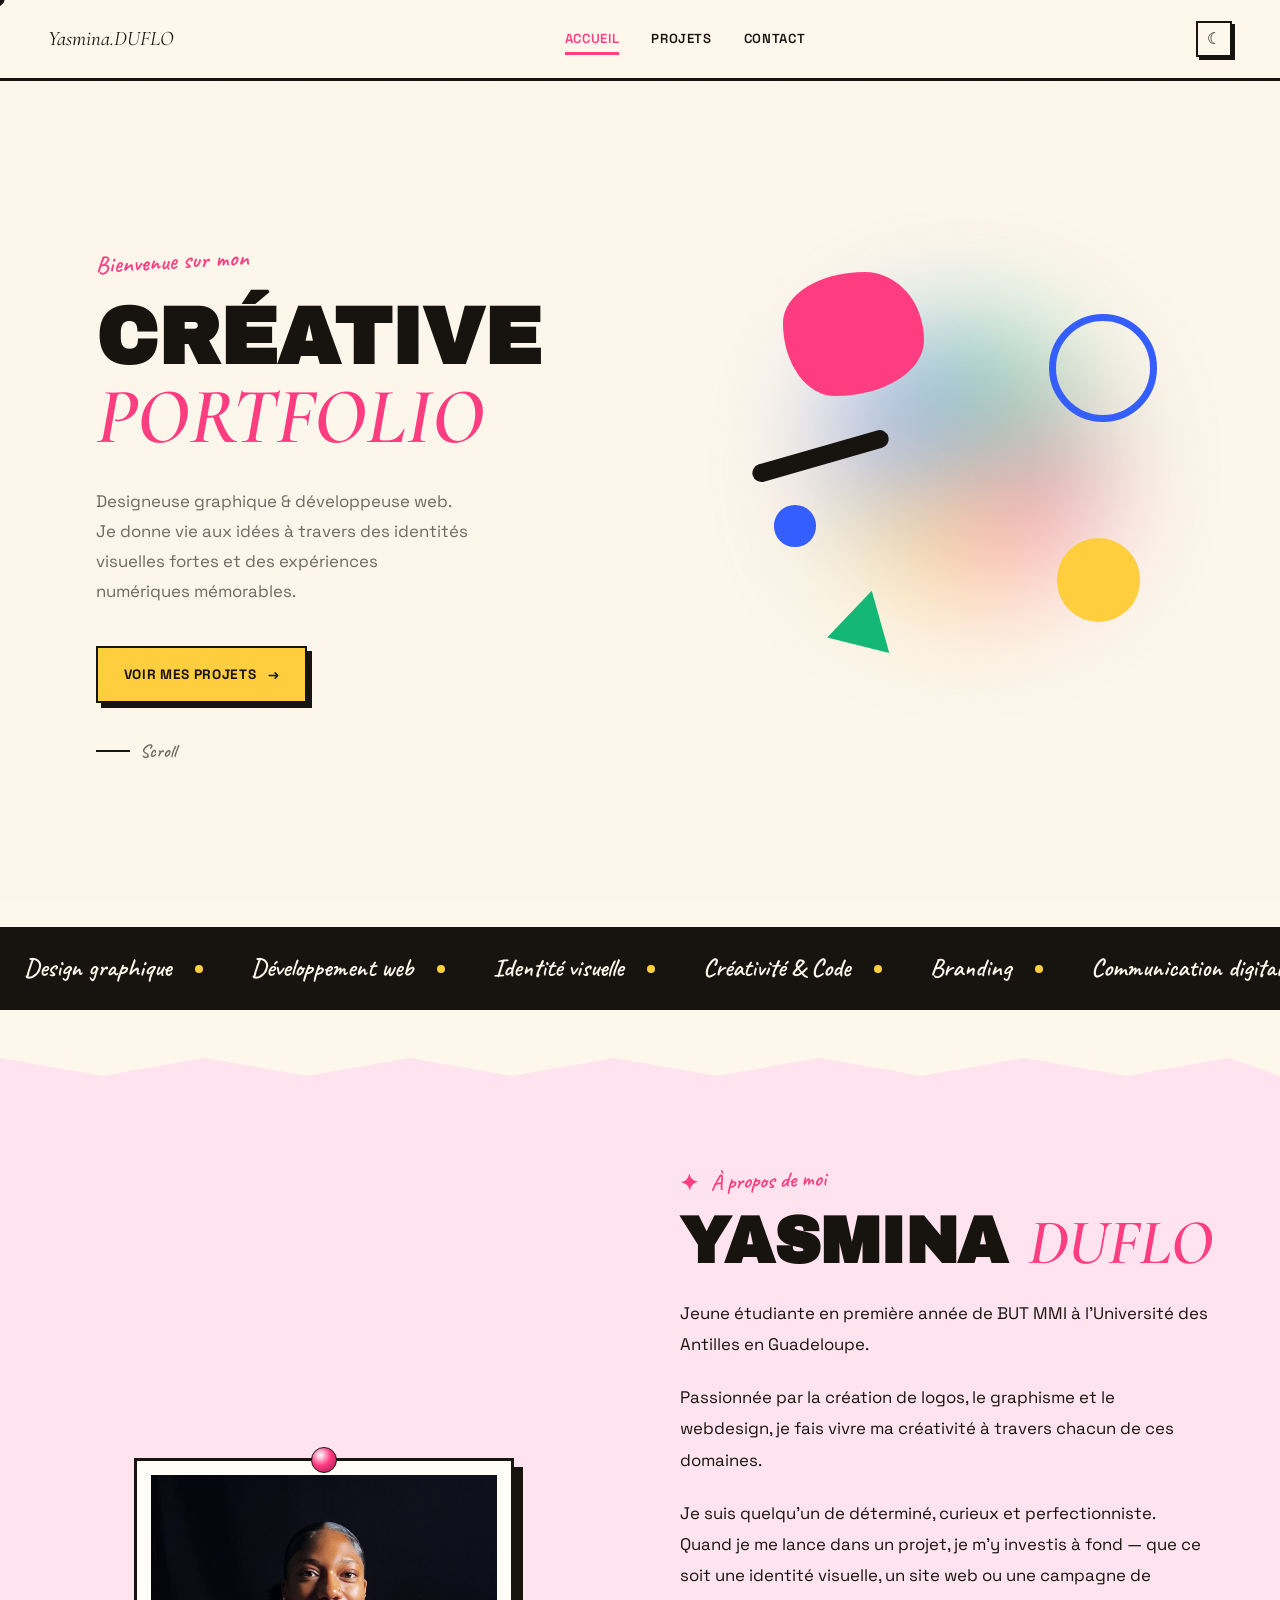
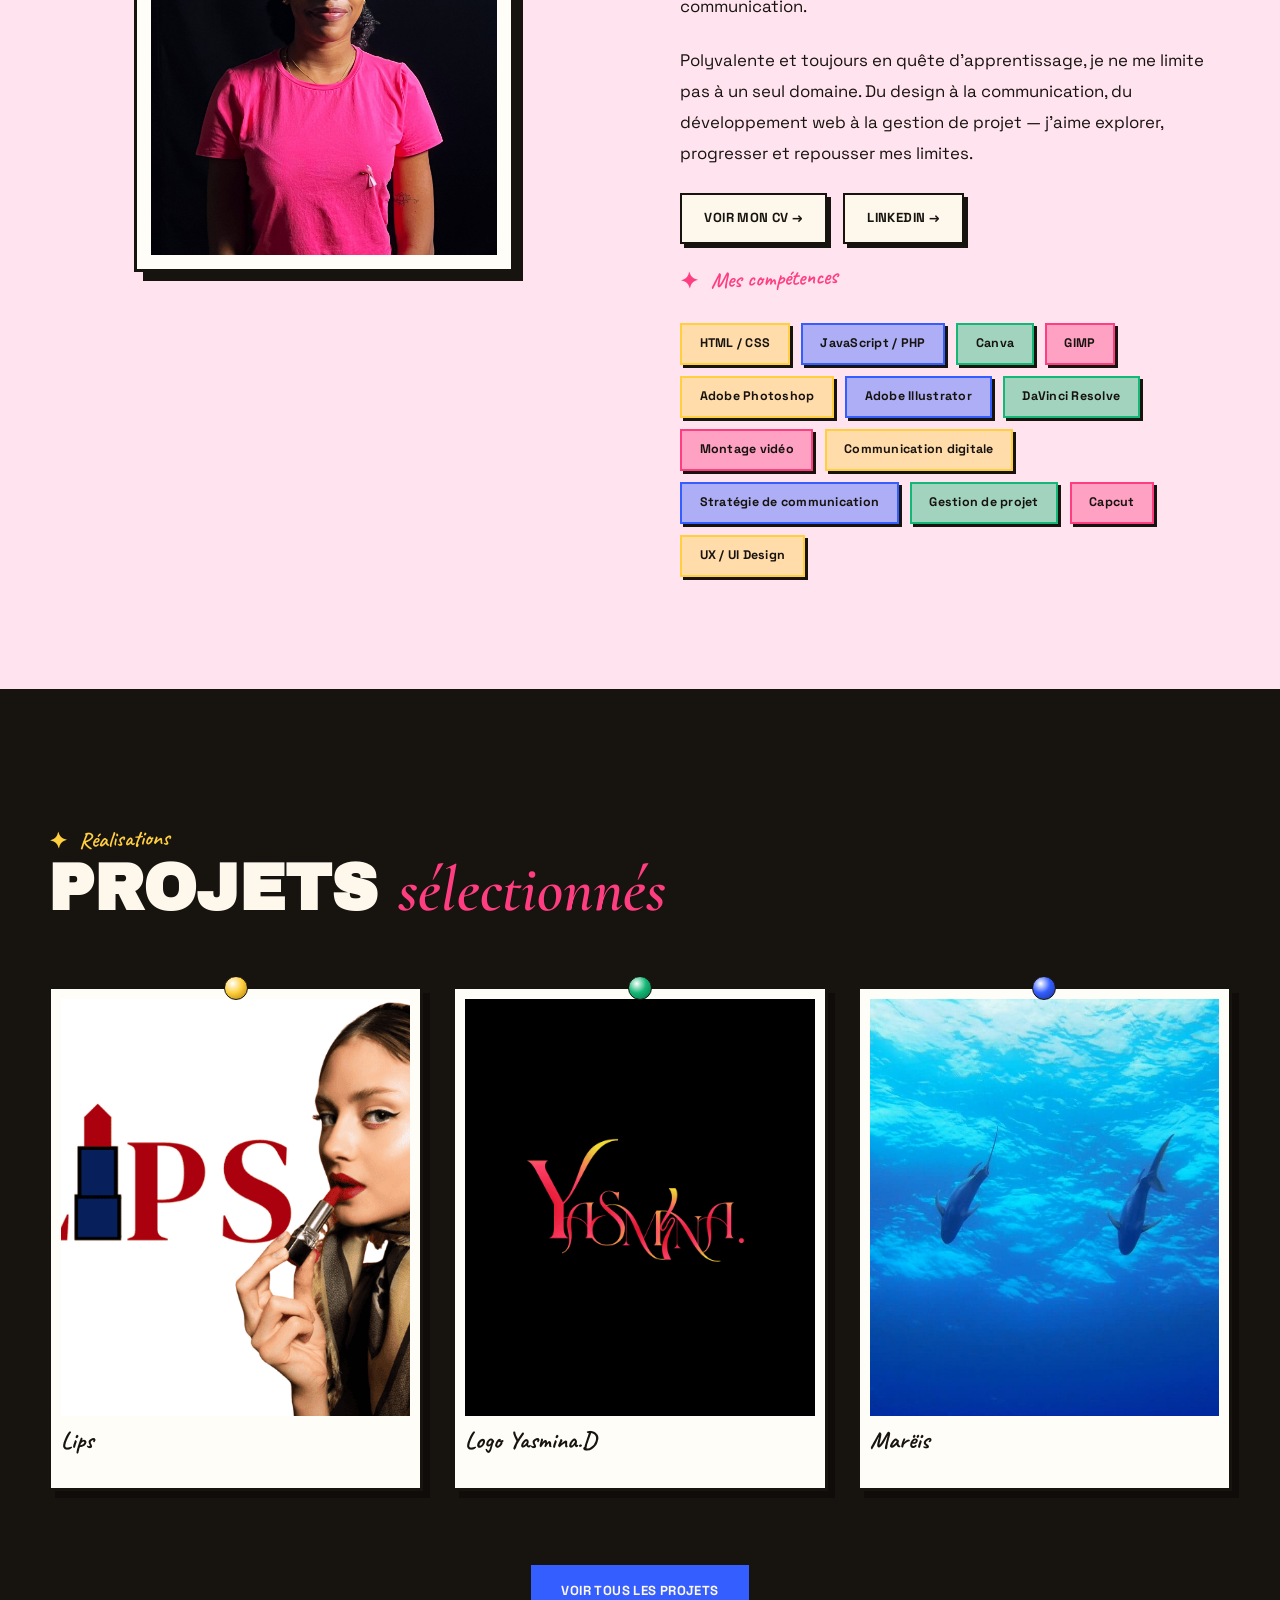
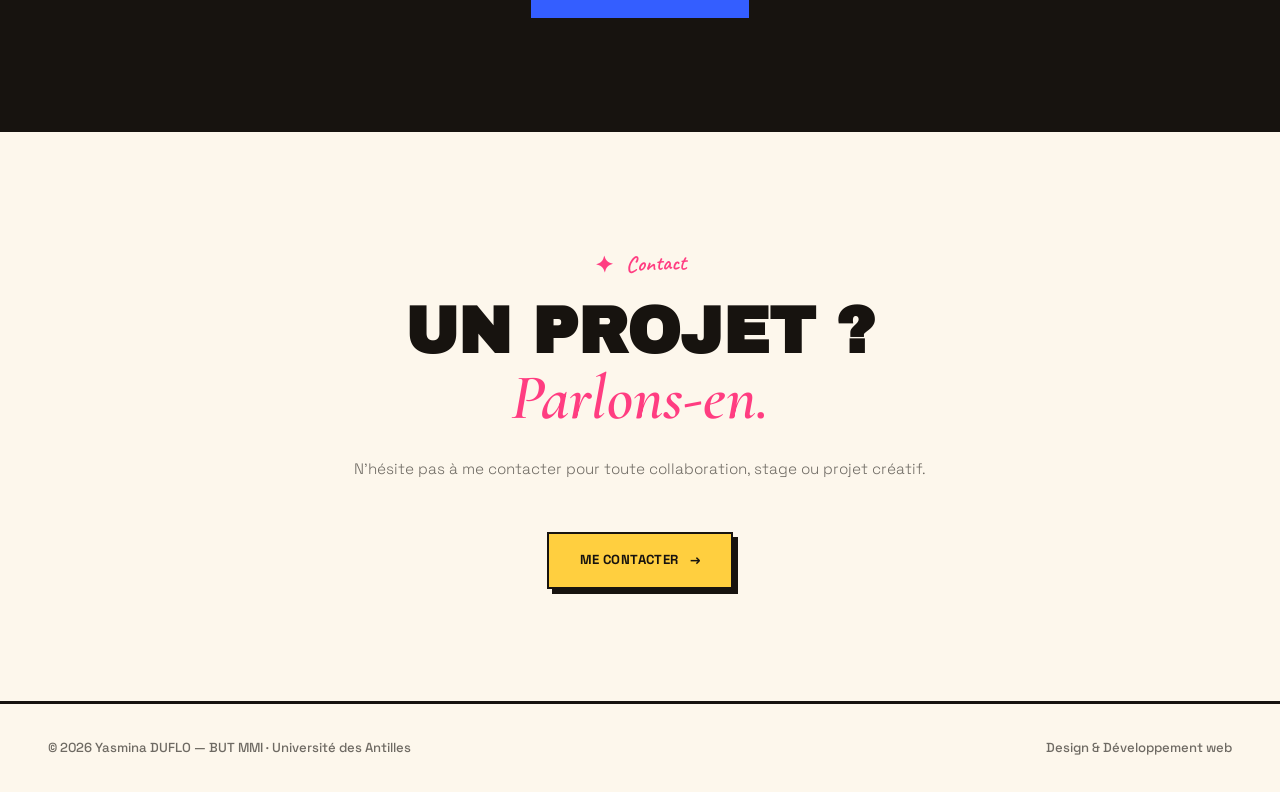
<file: index.html>
<!doctype html>
<html lang="fr">
<head>
  <meta charset="utf-8" />
  <meta name="viewport" content="width=device-width, initial-scale=1" />
  <meta name="description" content="Portfolio de Yasmina DUFLO — Designer graphique & Développeuse web, étudiante BUT MMI à l'Université des Antilles en Guadeloupe.">
  <title>Yasmina DUFLO — Portfolio</title>
  <link rel="preconnect" href="https://fonts.googleapis.com">
  <link rel="preconnect" href="https://fonts.gstatic.com" crossorigin>
  <link href="https://fonts.googleapis.com/css2?family=Archivo+Black&family=Caveat:wght@600;700&family=Cormorant+Garamond:ital,wght@0,400;0,600;1,400;1,600&family=Space+Grotesk:wght@400;500;600;700&display=swap" rel="stylesheet">
  <link rel="stylesheet" href="style.css">
</head>
<body>

  <div class="grain" aria-hidden="true"></div>
  <div id="cursor" aria-hidden="true">
    <span class="cursor-dot"></span>
    <svg class="cursor-circle" viewBox="0 0 100 100" aria-hidden="true">
      <path d="M50,8 C74,8 90,26 90,50 C90,74 72,90 48,92 C24,94 8,74 10,50 C12,26 28,8 50,8"></path>
    </svg>
  </div>

  <header>
    <a href="index.html" class="logo" aria-label="Yasmina DUFLO — Accueil">Yasmina.DUFLO</a>
    <button class="btn-burger" id="burger" aria-expanded="false" aria-controls="main-nav" aria-label="Ouvrir le menu">☰</button>
    <nav id="main-nav" aria-label="Navigation principale">
      <button class="btn-fermer-menu" id="fermer-menu" aria-label="Fermer le menu">✕</button>
      <a href="index.html" class="actif" aria-current="page">Accueil</a>
      <a href="projet.html">Projets</a>
      <a href="contact.html">Contact</a>
    </nav>
    <button id="btn-theme" aria-label="Activer le thème sombre" title="Changer de thème">☾</button>
    <div class="menu-overlay" id="menu-overlay"></div>
  </header>

  <main id="contenu">

    <!-- HERO -->
    <section id="hero" aria-labelledby="titre-hero">
      <div class="hero-left">
        <p class="hero-eyebrow" aria-hidden="true">Bienvenue sur mon </p>
        <h1 id="titre-hero" class="hero-name">
        Créative<br><em>PORTFOLIO</em>
        </h1>
        <p class="hero-desc">Designeuse graphique & développeuse web. Je donne vie aux idées à travers des identités visuelles fortes et des expériences numériques mémorables.</p>
        <a href="projet.html" class="hero-cta">Voir mes projets</a>
        <div class="scroll-indicator" aria-hidden="true">
          <div class="scroll-line"></div>
          <span>Scroll</span>
        </div>
      </div>
      <div class="hero-right" aria-hidden="true">
        <div class="shape-cluster">
          <div class="shape-wash"></div>
          <div class="shape shape-blob"></div>
          <div class="shape shape-circle"></div>
          <div class="shape shape-ring"></div>
          <div class="shape shape-triangle"></div>
          <div class="shape shape-stroke"></div>
          <div class="shape shape-dot"></div>
        </div>
      </div>
    </section>

    <!-- MARQUEE -->
    <div class="marquee-wrap" aria-hidden="true">
      <div class="marquee-track">
        <div class="marquee-item"><span>Design graphique</span><div class="marquee-dot"></div></div>
        <div class="marquee-item"><span>Développement web</span><div class="marquee-dot"></div></div>
        <div class="marquee-item"><span>Identité visuelle</span><div class="marquee-dot"></div></div>
        <div class="marquee-item"><span>Créativité & Code</span><div class="marquee-dot"></div></div>
        <div class="marquee-item"><span>Branding</span><div class="marquee-dot"></div></div>
        <div class="marquee-item"><span>Communication digitale</span><div class="marquee-dot"></div></div>
        <div class="marquee-item"><span>Gestion de projet</span><div class="marquee-dot"></div></div>
        <div class="marquee-item"><span>Montage vidéo</span><div class="marquee-dot"></div></div>
        <div class="marquee-item"><span>Design graphique</span><div class="marquee-dot"></div></div>
        <div class="marquee-item"><span>Développement web</span><div class="marquee-dot"></div></div>
        <div class="marquee-item"><span>Identité visuelle</span><div class="marquee-dot"></div></div>
        <div class="marquee-item"><span>Créativité & Code</span><div class="marquee-dot"></div></div>
        <div class="marquee-item"><span>Branding</span><div class="marquee-dot"></div></div>
        <div class="marquee-item"><span>Communication digitale</span><div class="marquee-dot"></div></div>
        <div class="marquee-item"><span>Gestion de projet</span><div class="marquee-dot"></div></div>
        <div class="marquee-item"><span>Montage vidéo</span><div class="marquee-dot"></div></div>
      </div>
    </div>

    <!-- À PROPOS -->
    <section id="apropos" aria-labelledby="titre-apropos">
      <div class="apropos-img-wrap reveal">
        <img src="Images/Ya 2.jpeg" alt="Portrait de Yasmina DUFLO">
      </div>
      <div class="apropos-text reveal reveal-d1">
        <div class="section-label" aria-hidden="true">À propos de moi</div>
        <h2 id="titre-apropos" class="section-title">Yasmina <em>DUFLO</em></h2>
        <p>Jeune étudiante en première année de BUT MMI à l'Université des Antilles en Guadeloupe.</p>
        <p>Passionnée par la création de logos, le graphisme et le webdesign, je fais vivre ma créativité à travers chacun de ces domaines.</p>
        <p>Je suis quelqu'un de déterminé, curieux et perfectionniste. Quand je me lance dans un projet, je m'y investis à fond — que ce soit une identité visuelle, un site web ou une campagne de communication.</p>
        <p>Polyvalente et toujours en quête d'apprentissage, je ne me limite pas à un seul domaine. Du design à la communication, du développement web à la gestion de projet — j'aime explorer, progresser et repousser mes limites.</p>
        

        <div style="display: flex; gap: 1rem; flex-wrap: wrap; align-items: center; margin-bottom: 0.5rem;">
          <a href="CV_Yasmina_DUFLO.pdf" target="_blank" rel="noopener" class="btn-cv" aria-label="Télécharger mon CV (PDF)">
            Voir mon CV →
          </a>
          <a href="https://www.linkedin.com/in/yasmina-duflo-9bb528389/" target="_blank" rel="noopener" class="btn-cv" aria-label="Mon profil LinkedIn">
            LinkedIn →
          </a>
        </div>

        <div class="section-label" aria-hidden="true">Mes compétences</div>

        <div class="competences-list" role="list" aria-label="Compétences">
          <span class="comp-pill" role="listitem">HTML / CSS</span>
          <span class="comp-pill" role="listitem">JavaScript / PHP</span>
          <span class="comp-pill" role="listitem">Canva</span>
          <span class="comp-pill" role="listitem">GIMP</span>
          <span class="comp-pill" role="listitem">Adobe Photoshop</span>
          <span class="comp-pill" role="listitem">Adobe Illustrator</span>
          <span class="comp-pill" role="listitem">DaVinci Resolve</span>
          <span class="comp-pill" role="listitem">Montage vidéo</span>
          <span class="comp-pill" role="listitem">Communication digitale</span>
          <span class="comp-pill" role="listitem">Stratégie de communication</span>
          <span class="comp-pill" role="listitem">Gestion de projet</span>
          <span class="comp-pill" role="listitem">Capcut</span>
          <span class="comp-pill" role="listitem">UX / UI Design</span>
        </div>
      </div>
    </section>

    <!-- PROJETS SÉLECTIONNÉS -->
    <section class="section-projets" aria-labelledby="titre-projets-home">
      <div style="max-width:1200px; margin:0 auto;">
        <div class="section-label" aria-hidden="true">Réalisations</div>
        <h2 id="titre-projets-home" class="section-title">Projets <em>sélectionnés</em></h2>
      </div>
      <div class="projets-grid">
        <article class="projet-card reveal" role="button" tabindex="0"
          aria-label="Voir la Charte Graphique"
          onclick="ouvrirModalDirect({titre:'Lips',img:'Images/Charte graphique  page 1.png',categorie:'Design · Canva',desc:'Création d\'une identité visuelle complète pour une startup fictive — typographie, palette de couleurs, logo et ses déclinaisons.',lien:null,download:'https://drive.google.com/file/d/1xMpSnZLUf0g6MUJd02kAfNarXr-osQH9/view?usp=drive_link'})">
          <img src="Images/Charte graphique  page 1.png" alt="">
          <div class="projet-overlay" aria-hidden="true">
            <h3 class="projet-title">Lips</h3>
          </div>
        </article>
        <article class="projet-card reveal reveal-d1" role="button" tabindex="0"
          aria-label="Voir Logo Yasmina.D"
          onclick="ouvrirModalDirect({
            titre:'Yasmina.D — Logo',
            img:'Images/logo_moi.png',
            categorie:'Design · Personal branding',
            desc:'Création de mon logo personnel. Logotype typographique avec lettres entrelacées en dégradé rose-doré sur fond noir — esthétique éditoriale et luxueuse.',
            lien:null,
            download:null
          })">
          <img src="Images/logo_moi.png" alt="Logo personnel Yasmina.D — typographie entrelacée">
          <div class="projet-overlay" aria-hidden="true">
            <h3 class="projet-title">Logo Yasmina.D</h3>
          </div>
        </article>
        <article class="projet-card reveal reveal-d2" role="button" tabindex="0"
          aria-label="Voir Marëis"
          onclick="ouvrirModalDirect({titre:'Marëis',img:'Images/Mareis.jpeg',categorie:'Web · HTML / CSS',desc:'Site associatif bilingue pour la protection marine en Guadeloupe, réalisé en équipe dans le cadre d\'une SAÉ BUT MMI.',lien:'https://sallyanicet-gif.github.io/sae-1.05/index.html',download:null})">
          <img src="Images/Mareis.jpeg" alt="Site MARËIS">
          <div class="projet-overlay" aria-hidden="true">
            <h3 class="projet-title">Marëis</h3>
          </div>
        </article>
      </div>
      <div class="voir-plus-wrap">
        <a href="projet.html" class="btn-ghost">Voir tous les projets</a>
      </div>
    </section>

    <!-- CTA CONTACT -->
    <section aria-labelledby="titre-cta" style="text-align:center; max-width:700px; margin:0 auto;">
      <div class="section-label" aria-hidden="true" style="justify-content:center;">Contact</div>
      <h2 id="titre-cta" class="section-title">Un projet ?<br><em>Parlons-en.</em></h2>
      <p style="font-size:0.95rem; color:var(--muted); font-weight:300; line-height:1.9; margin:1.5rem 0 3rem;">N'hésite pas à me contacter pour toute collaboration, stage ou projet créatif.</p>
      <a href="contact.html" class="btn-ink">Me contacter</a>
    </section>

  </main>

  <footer>
    <p>© <span id="annee"></span> Yasmina DUFLO — BUT MMI · Université des Antilles</p>
    <p>Design & Développement web</p>
  </footer>

  <script src="script.js" defer></script>
  <script>
    function ouvrirModalDirect(p) {
      if (typeof creerModal === 'function') {
        creerModal();
        ouvrirModal(p);
      }
    }
  </script>
</body>
</html>
</file>
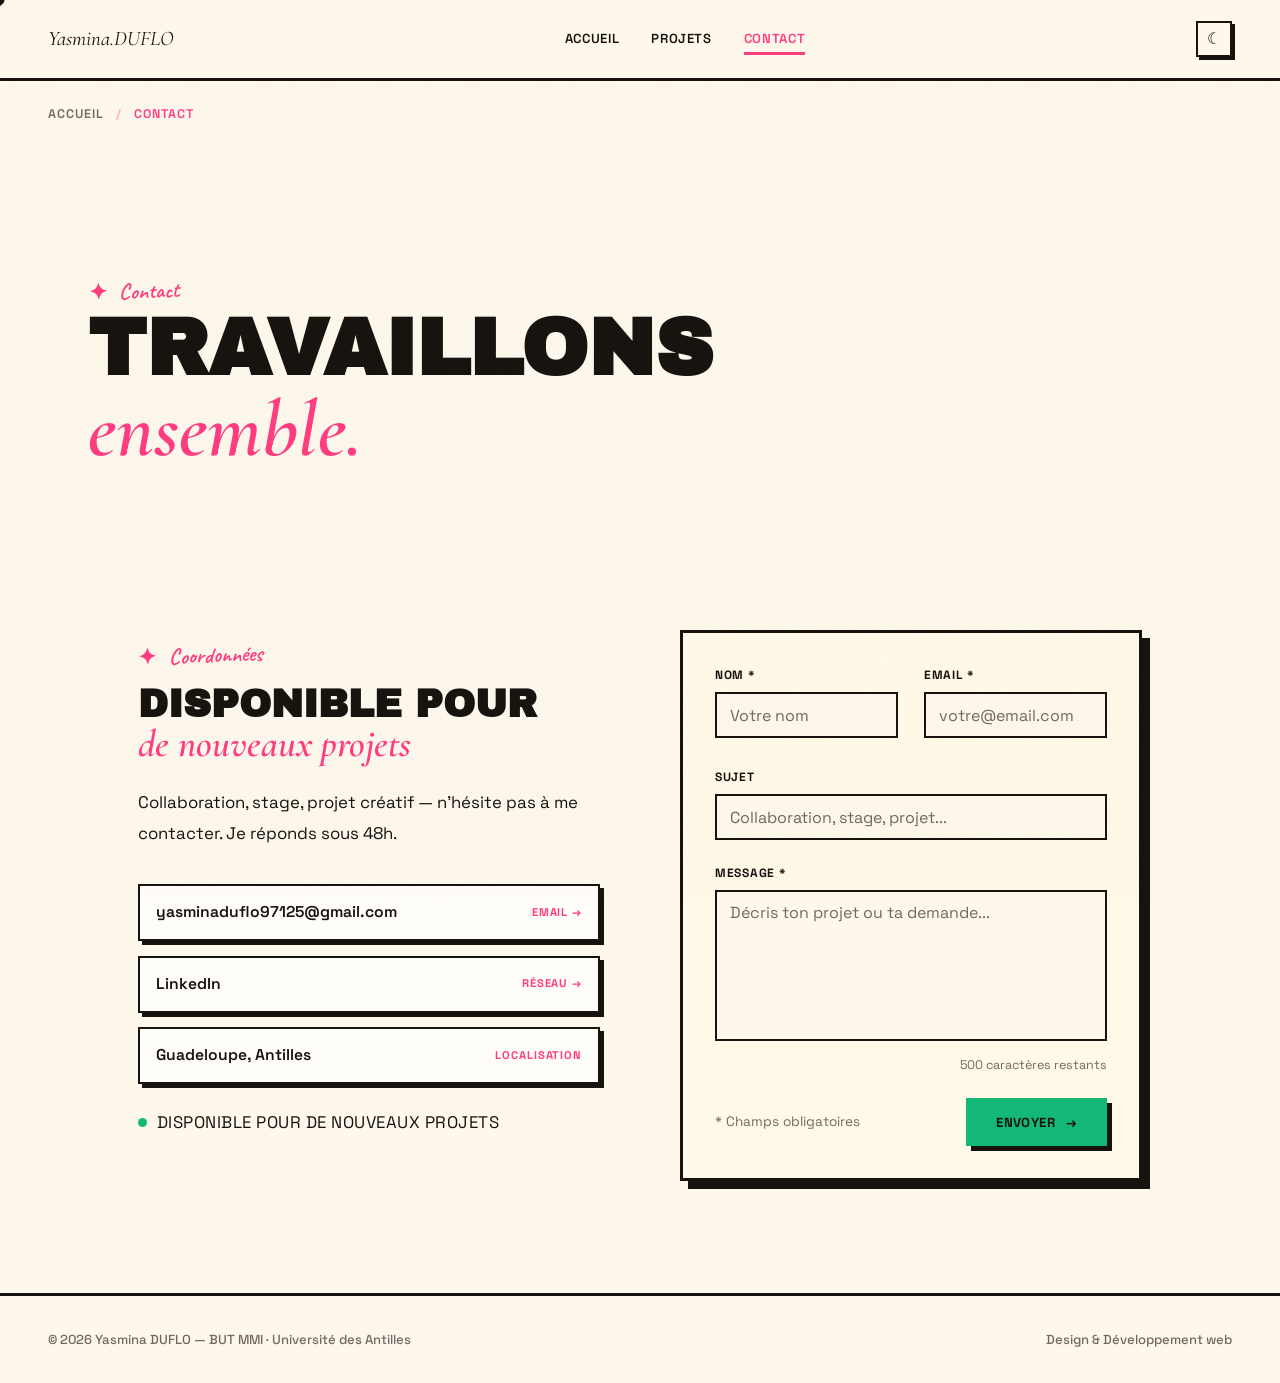
<file: contact.html>
<!doctype html>
<html lang="fr">
<head>
  <meta charset="utf-8" />
  <meta name="viewport" content="width=device-width, initial-scale=1" />
  <meta name="description" content="Contacter Yasmina DUFLO — Designer graphique & Développeuse web en Guadeloupe.">
  <title>Contact — Yasmina DUFLO</title>
  <link rel="preconnect" href="https://fonts.googleapis.com">
  <link rel="preconnect" href="https://fonts.gstatic.com" crossorigin>
  <link href="https://fonts.googleapis.com/css2?family=Archivo+Black&family=Caveat:wght@600;700&family=Cormorant+Garamond:ital,wght@0,400;0,600;1,400;1,600&family=Space+Grotesk:wght@400;500;600;700&display=swap" rel="stylesheet">
  <link rel="stylesheet" href="style.css">
  <style>
    .contact-hero { padding: 8rem 3rem 3rem; max-width: 1200px; margin: 0 auto; }
    .contact-hero h1 {
      font-family: 'Archivo Black', sans-serif;
      font-size: clamp(2.6rem, 7vw, 5rem);
      font-weight: 900; line-height: 1; color: var(--ink); text-transform: uppercase;
    }
    .contact-hero h1 em {
      font-style: italic; font-family: 'Cormorant Garamond', serif; font-weight: 600; text-transform: none;
      color: var(--pink);
    }
    @media (max-width: 768px) { .contact-hero { padding: 7rem 1.5rem 2rem; } }
  </style>
</head>
<body>

  <div class="grain" aria-hidden="true"></div>
  <div id="cursor" aria-hidden="true">
    <span class="cursor-dot"></span>
    <svg class="cursor-circle" viewBox="0 0 100 100" aria-hidden="true">
      <path d="M50,8 C74,8 90,26 90,50 C90,74 72,90 48,92 C24,94 8,74 10,50 C12,26 28,8 50,8"></path>
    </svg>
  </div>

  <header>
    <a href="index.html" class="logo" aria-label="Yasmina DUFLO — Accueil">Yasmina.DUFLO</a>
    <button class="btn-burger" id="burger" aria-expanded="false" aria-controls="main-nav" aria-label="Ouvrir le menu">☰</button>
    <nav id="main-nav" aria-label="Navigation principale">
      <button class="btn-fermer-menu" id="fermer-menu" aria-label="Fermer le menu">✕</button>
      <a href="index.html">Accueil</a>
      <a href="projet.html">Projets</a>
      <a href="contact.html" class="actif" aria-current="page">Contact</a>
    </nav>
    <button id="btn-theme" aria-label="Activer le thème sombre" title="Changer de thème">☾</button>
    <div class="menu-overlay" id="menu-overlay"></div>
  </header>

  <main id="contenu">
    <nav class="breadcrumb" aria-label="Fil d'Ariane">
      <ol>
        <li><a href="index.html">Accueil</a></li>
        <li aria-current="page">Contact</li>
      </ol>
    </nav>

    <div class="contact-hero reveal">
      <div class="section-label" aria-hidden="true">Contact</div>
      <h1>Travaillons<br><em>ensemble.</em></h1>
    </div>

    <div class="contact-layout">
      <aside class="contact-text reveal">
        <div class="section-label" aria-hidden="true">Coordonnées</div>
        <h2 class="section-title" style="font-size:clamp(1.8rem,3vw,2.5rem);">Disponible pour<br><em>de nouveaux projets</em></h2>
        <p>Collaboration, stage, projet créatif — n'hésite pas à me contacter. Je réponds sous 48h.</p>
        <div class="contact-links" role="list" aria-label="Moyens de contact">
          <a href="mailto:yasminaduflo97125@gmail.com" class="contact-link" role="listitem">
            yasminaduflo97125@gmail.com <span>Email →</span>
          </a>
          <a href="https://www.linkedin.com/in/yasmina-duflo-9bb528389/" target="_blank" rel="me noopener" class="contact-link" role="listitem">
            LinkedIn <span>Réseau →</span>
          </a>
          <a href="#" class="contact-link" role="listitem" aria-label="Localisation : Guadeloupe, Antilles françaises">
            Guadeloupe, Antilles <span>Localisation</span>
          </a>
        </div>
        <p class="dispo">
          <span class="dispo-dot" aria-hidden="true"></span>
          Disponible pour de nouveaux projets
        </p>
      </aside>

      <div class="reveal reveal-d1">
        <form id="form-contact" class="contact-form"
          action="https://formspree.io/f/mjknrkll" method="post"
          novalidate aria-label="Formulaire de contact">
          <div class="form-row">
            <div class="form-group">
              <label for="nom">Nom <span aria-hidden="true">*</span></label>
              <input type="text" id="nom" name="nom" placeholder="Votre nom"
                required aria-required="true" aria-describedby="nom-error">
              <p id="nom-error" class="error-msg" role="alert" aria-live="polite"></p>
            </div>
            <div class="form-group">
              <label for="email">Email <span aria-hidden="true">*</span></label>
              <input type="email" id="email" name="email" placeholder="votre@email.com"
                required aria-required="true" aria-describedby="email-error">
              <p id="email-error" class="error-msg" role="alert" aria-live="polite"></p>
            </div>
          </div>
          <div class="form-group">
            <label for="sujet">Sujet</label>
            <input type="text" id="sujet" name="sujet" placeholder="Collaboration, stage, projet...">
          </div>
          <div class="form-group">
            <label for="message">Message <span aria-hidden="true">*</span></label>
            <textarea id="message" name="message" rows="6" maxlength="500"
              placeholder="Décris ton projet ou ta demande..."
              required aria-required="true"
              aria-describedby="message-error message-count"></textarea>
            <p id="message-error" class="error-msg" role="alert" aria-live="polite"></p>
            <p id="message-count" class="char-count" aria-live="polite">
              <span id="restant">500</span> caractères restants
            </p>
          </div>
          <div class="form-footer">
            <p class="form-note">* Champs obligatoires</p>
            <button type="submit" class="btn-submit">Envoyer</button>
          </div>
        </form>
      </div>
    </div>
  </main>

  <footer>
    <p>© <span id="annee"></span> Yasmina DUFLO — BUT MMI · Université des Antilles</p>
    <p>Design & Développement web</p>
  </footer>

  <script src="script.js" defer></script>
</body>
</html>
</file>
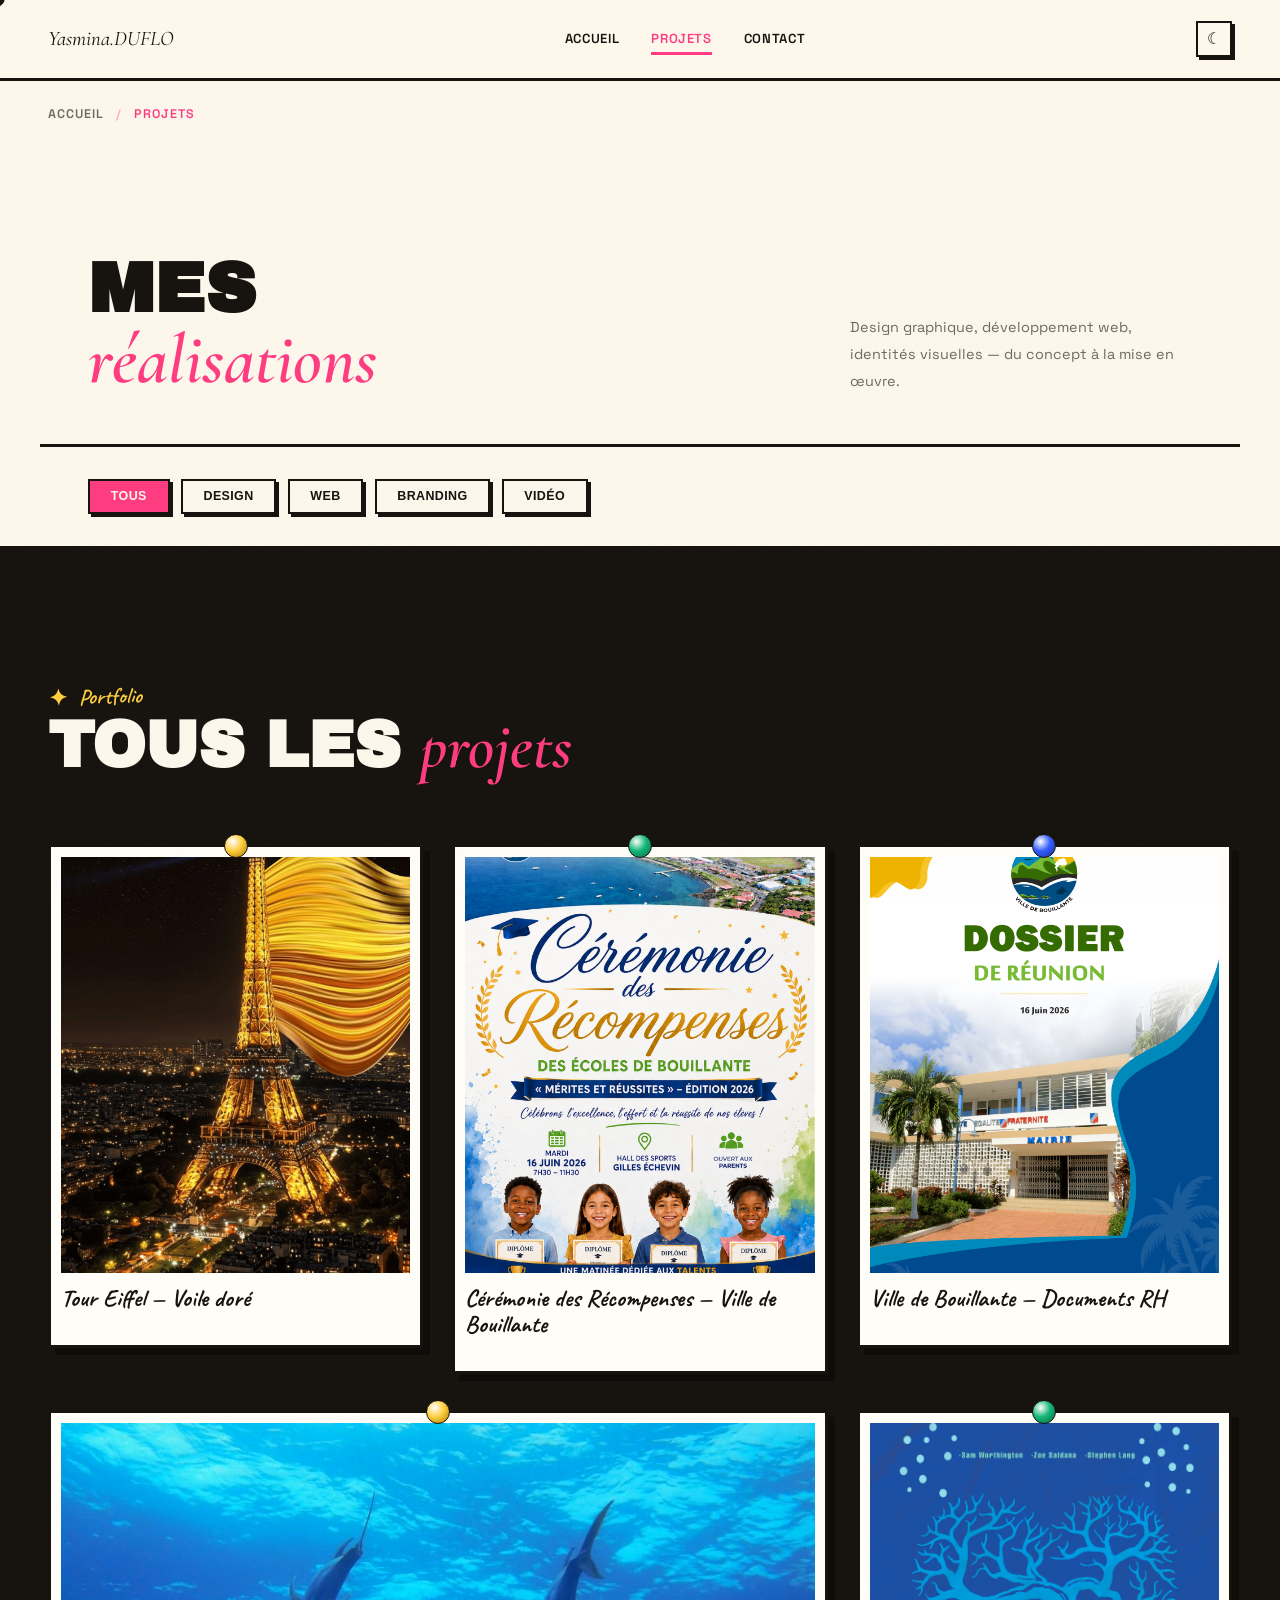
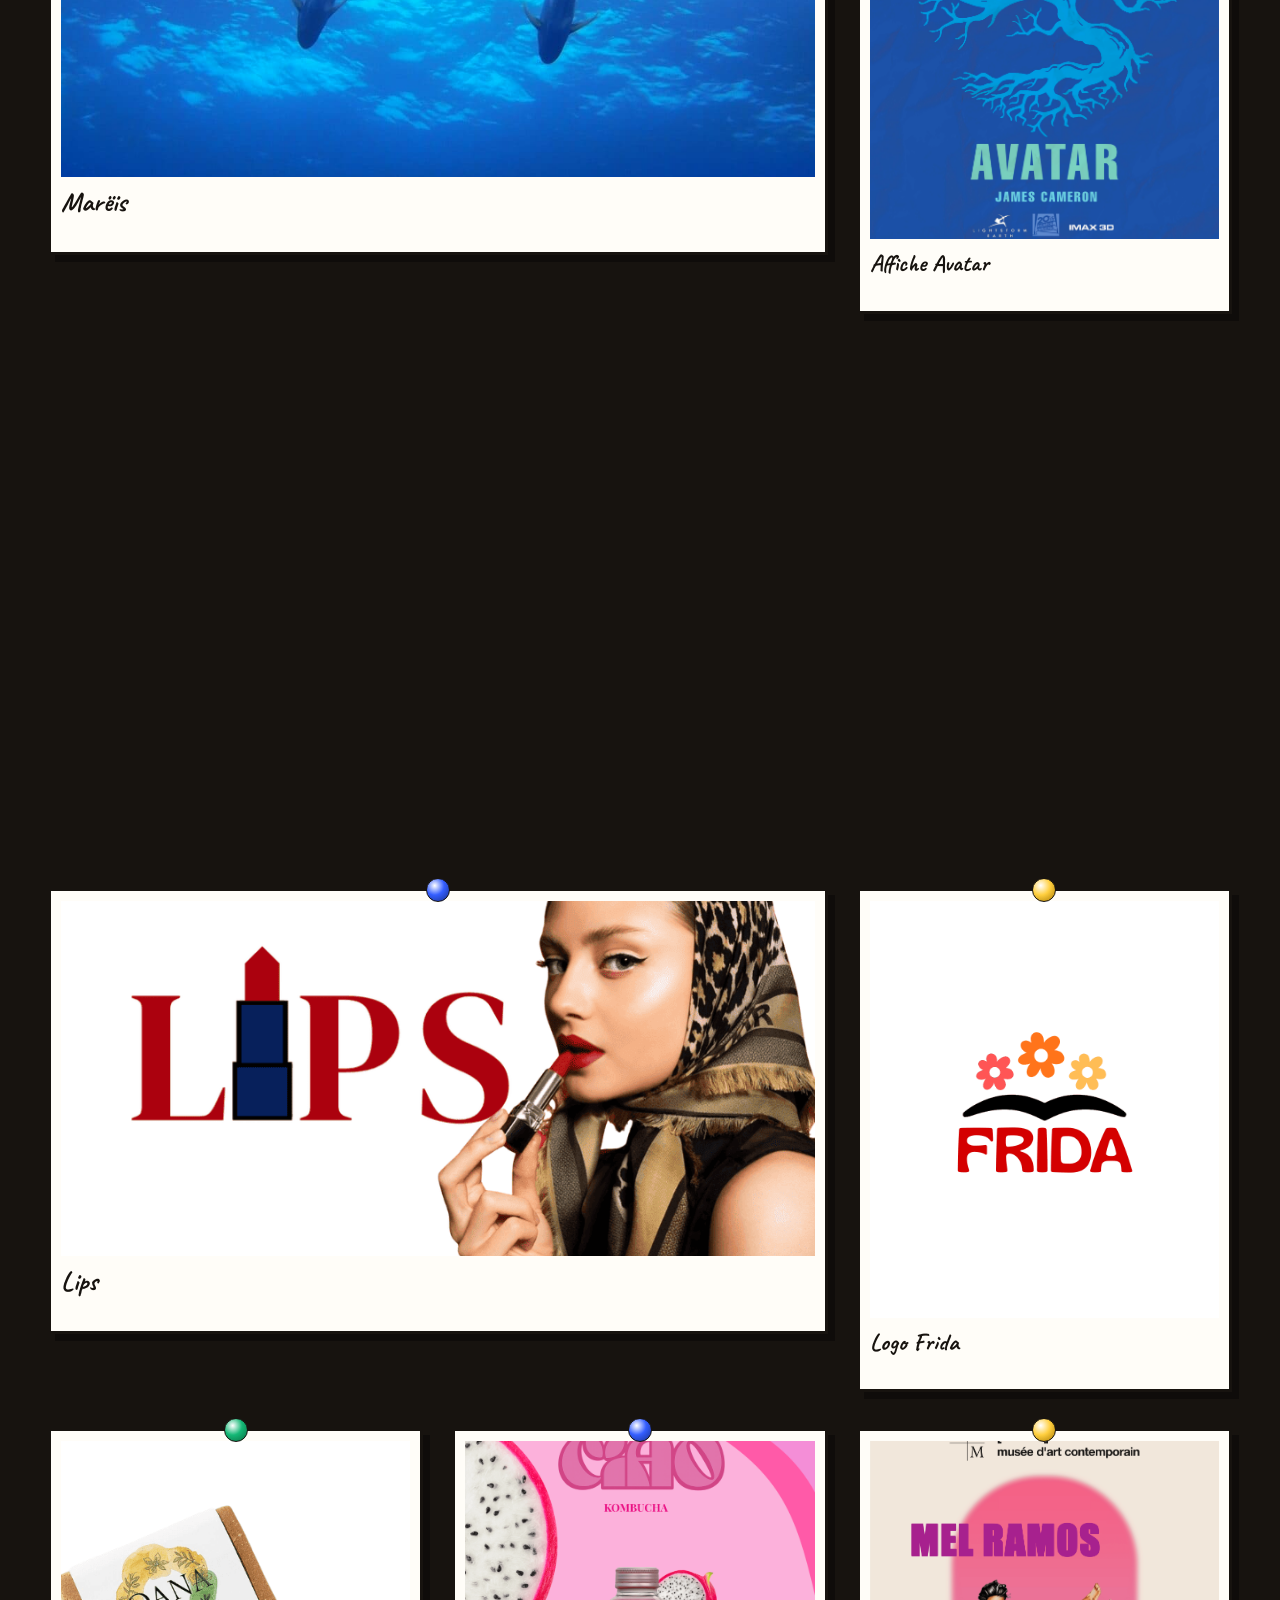
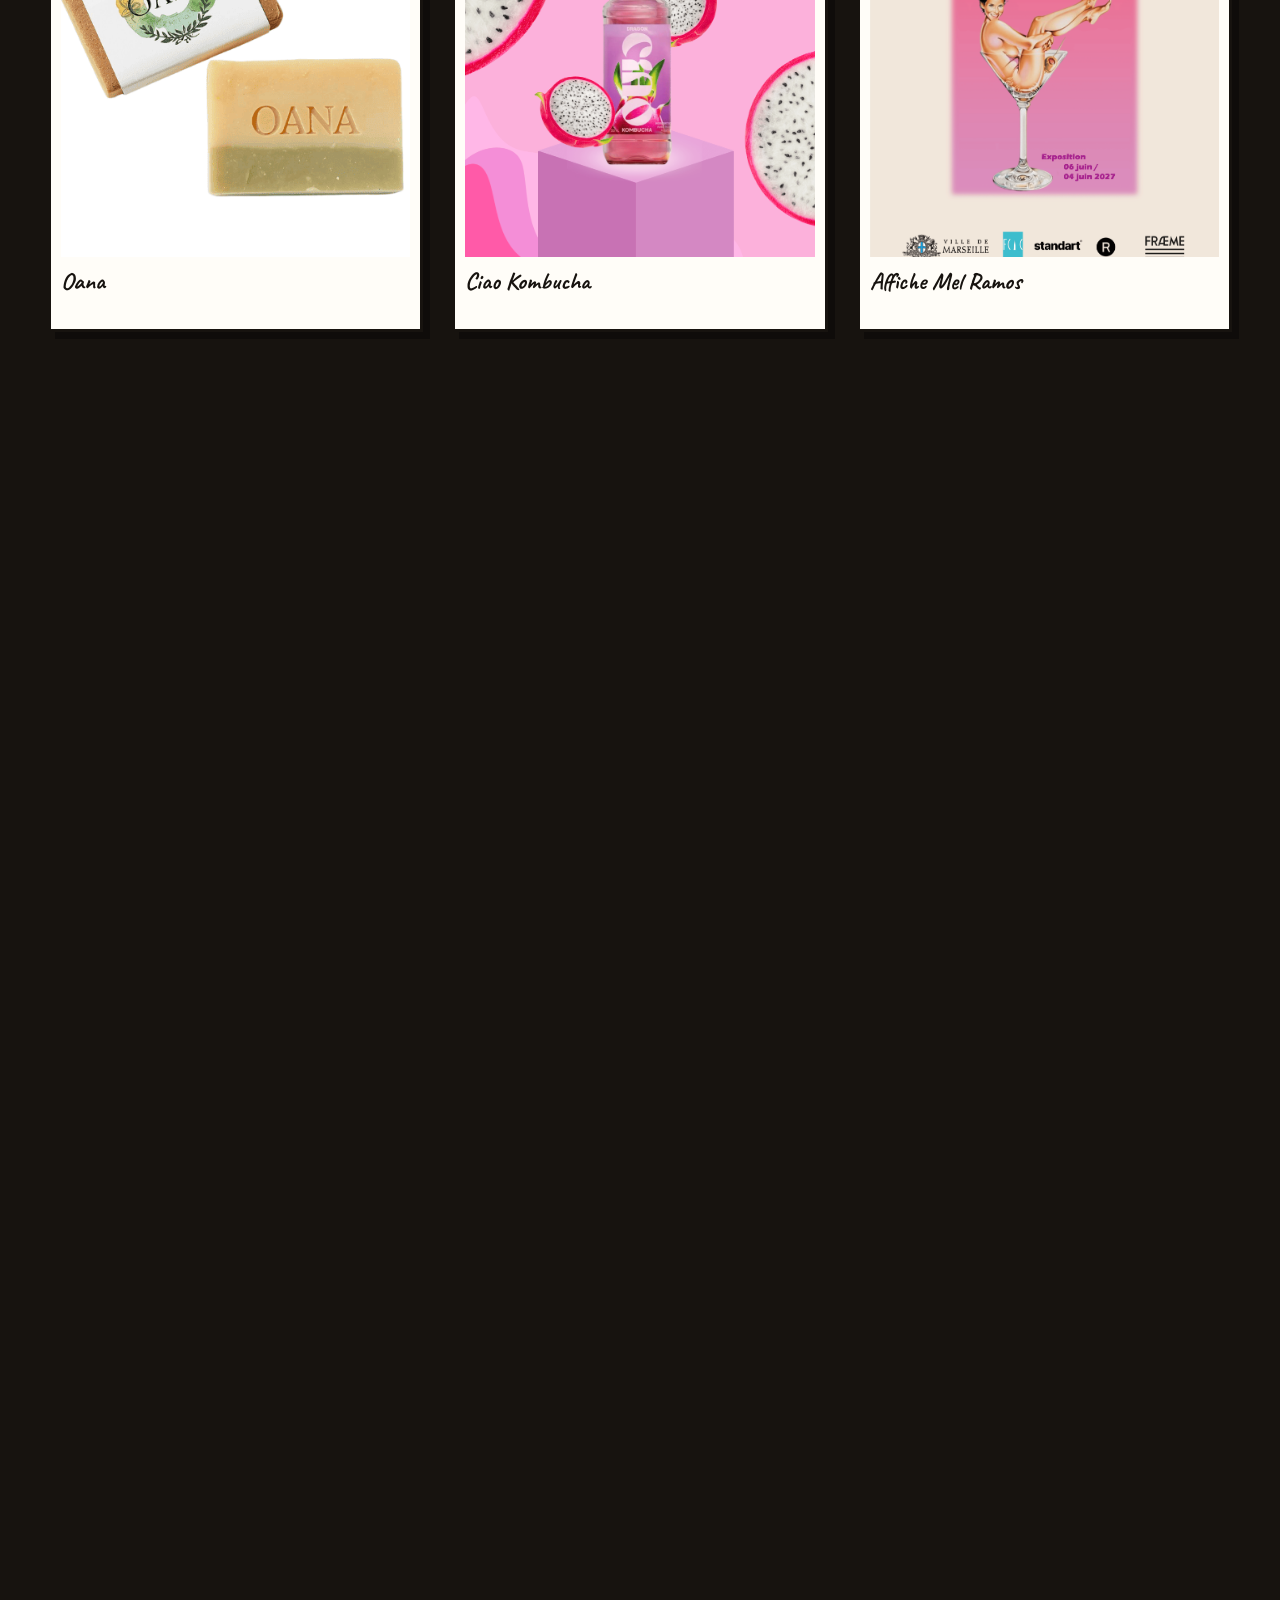
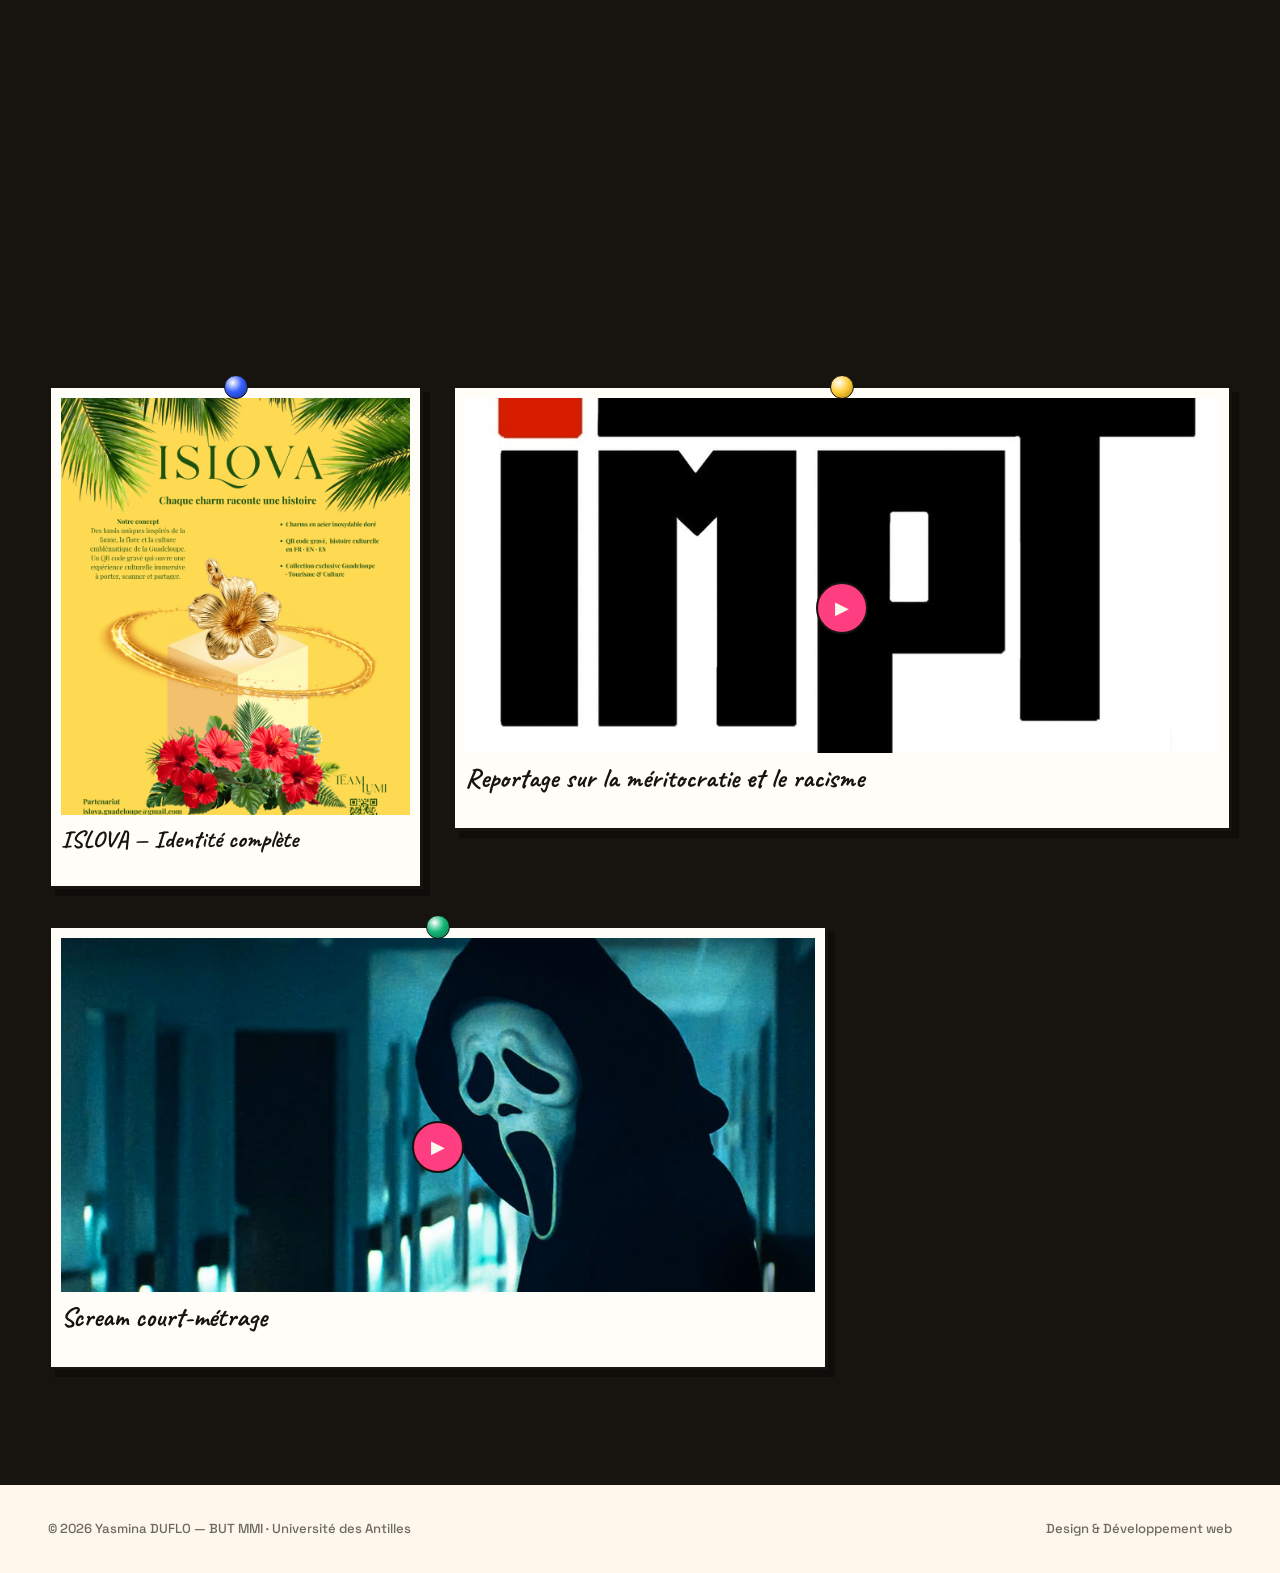
<file: projet.html>
<!doctype html>
<html lang="fr">
<head>
  <meta charset="utf-8" />
  <meta name="viewport" content="width=device-width, initial-scale=1" />
  <meta name="description" content="Projets de Yasmina DUFLO — Design graphique, développement web, identités visuelles.">
  <title>Projets — Yasmina DUFLO</title>
  <link rel="preconnect" href="https://fonts.googleapis.com">
  <link rel="preconnect" href="https://fonts.gstatic.com" crossorigin>
  <link href="https://fonts.googleapis.com/css2?family=Archivo+Black&family=Caveat:wght@600;700&family=Cormorant+Garamond:ital,wght@0,400;0,600;1,400;1,600&family=Space+Grotesk:wght@400;500;600;700&display=swap" rel="stylesheet">
  <link rel="stylesheet" href="style.css">
  <style>
    .page-hero {
      padding: 8rem 3rem 3rem; max-width: 1200px; margin: 0 auto;
      display: flex; align-items: flex-end; justify-content: space-between;
      gap: 3rem; flex-wrap: wrap; border-bottom: 3px solid var(--ink);
    }
    .page-hero h1 {
      font-family: 'Archivo Black', sans-serif;
      font-size: clamp(2.4rem, 6vw, 4.4rem);
      font-weight: 900; line-height: 1; color: var(--ink); text-transform: uppercase;
    }
    .page-hero h1 em {
      font-style: italic; font-family: 'Cormorant Garamond', serif; font-weight: 600; text-transform: none;
      color: var(--pink);
    }
    .page-hero p { font-size: 0.9rem; line-height: 1.9; color: var(--muted); font-weight: 400; max-width: 38ch; }

    @media (max-width: 768px) {
      .page-hero { padding: 7rem 1.5rem 2rem; }
    }
  </style>
</head>
<body>

  <div class="grain" aria-hidden="true"></div>
  <div id="cursor" aria-hidden="true">
    <span class="cursor-dot"></span>
    <svg class="cursor-circle" viewBox="0 0 100 100" aria-hidden="true">
      <path d="M50,8 C74,8 90,26 90,50 C90,74 72,90 48,92 C24,94 8,74 10,50 C12,26 28,8 50,8"></path>
    </svg>
  </div>

  <header>
    <a href="index.html" class="logo" aria-label="Yasmina DUFLO — Accueil">Yasmina.DUFLO</a>
    <button class="btn-burger" id="burger" aria-expanded="false" aria-controls="main-nav" aria-label="Ouvrir le menu">☰</button>
    <nav id="main-nav" aria-label="Navigation principale">
      <button class="btn-fermer-menu" id="fermer-menu" aria-label="Fermer le menu">✕</button>
      <a href="index.html">Accueil</a>
      <a href="projet.html" class="actif" aria-current="page">Projets</a>
      <a href="contact.html">Contact</a>
    </nav>
    <button id="btn-theme" aria-label="Activer le thème sombre" title="Changer de thème">☾</button>
    <div class="menu-overlay" id="menu-overlay"></div>
  </header>

  <main id="contenu">

    <nav class="breadcrumb" aria-label="Fil d'Ariane">
      <ol>
        <li><a href="index.html">Accueil</a></li>
        <li aria-current="page">Projets</li>
      </ol>
    </nav>

    <div class="page-hero">
      <h1>Mes<br><em>réalisations</em></h1>
      <p>Design graphique, développement web, identités visuelles — du concept à la mise en œuvre.</p>
    </div>

    <div class="filtres-wrap" role="group" aria-label="Filtrer les projets par catégorie">
      <button class="filtre-btn actif" data-filtre="tous">Tous</button>
      <button class="filtre-btn" data-filtre="design">Design</button>
      <button class="filtre-btn" data-filtre="web">Web</button>
      <button class="filtre-btn" data-filtre="branding">Branding</button>
      <button class="filtre-btn" data-filtre="video">Vidéo</button>
    </div>

    <section class="section-projets" aria-labelledby="titre-projets">
      <div style="max-width:1200px; margin:0 auto;">
        <div class="section-label" aria-hidden="true">Portfolio</div>
        <h2 id="titre-projets" class="section-title">Tous les <em>projets</em></h2>
      </div>
      <!-- Chargé dynamiquement via projets.json -->
      <div class="projets-grid" id="grille-projets" aria-live="polite"></div>
    </section>

  </main>

  <footer>
    <p>© <span id="annee"></span> Yasmina DUFLO — BUT MMI · Université des Antilles</p>
    <p>Design & Développement web</p>
  </footer>

  <script src="script.js" defer></script>
</body>
</html>
</file>
<file: style.css>
/* ================================
   PORTFOLIO YASMINA DUFLO — style.css
   Concept : "L'ATELIER" — le mur de création de Yasmina.
   Papier déchiré, polaroïds épinglés, typo poster, néo-brutalisme.
   v2 : curseur crayon-cercle, scène hero animée, pastilles compétences corrigées.
================================ */

:root {
  --paper: #fdf7ec;
  --ink: #17130f;
  --pink: #ff3d81;
  --yellow: #ffcf3f;
  --blue: #345eff;
  --mint: #14b876;
  --pink-rgb: 255,61,129;
  --yellow-rgb: 255,207,63;
  --blue-rgb: 52,94,255;
  --mint-rgb: 20,184,118;
  --muted: rgba(23,19,15,0.62);
  --border: rgba(23,19,15,0.18);
  --header-bg: rgba(253,247,236,0.94);
  --card-bg: #fffdf8;
  --shadow-col: #17130f;
  --pill-alpha: 0.4;
  --on-accent: #17130f;
}

body.dark-mode {
  /* Gris neutre (pas de teinte brune/chaude) — le fond brun se mélangeait
     avec les accents orangés et écrasait le contraste. */
  --paper: #16171a;
  --ink: #f2f1ee;
  --pink: #fb7185;
  --yellow: #f59e0b;
  --blue: #38bdf8;
  --mint: #34d399;
  --pink-rgb: 251,113,133;
  --yellow-rgb: 245,158,11;
  --blue-rgb: 56,189,248;
  --mint-rgb: 52,211,153;
  --muted: rgba(242,241,238,0.62);
  --border: rgba(242,241,238,0.14);
  --header-bg: rgba(22,23,26,0.92);
  --card-bg: #1e2023;
  --shadow-col: #000000;
  --pill-alpha: 0.24;
}

:root {
  --wall-bg: #17130f;
  --wall-text: #fdf7ec;
}
body.dark-mode {
  --wall-bg: #0c0a08;
  --wall-text: #f5ede0;
}

*, *::before, *::after { box-sizing: border-box; margin: 0; padding: 0; }
html { scroll-behavior: smooth; font-size: 16px; }

body {
  font-family: 'Space Grotesk', sans-serif;
  font-size: 1rem;
  line-height: 1.75;
  background: var(--paper);
  color: var(--ink);
  min-height: 100vh;
  overflow-x: hidden;
  transition: background 0.4s ease, color 0.4s ease;
}

p { font-size: 1rem; line-height: 1.8; color: var(--ink); }
img { max-width: 100%; height: auto; display: block; }

:focus-visible { outline: 3px solid var(--pink); outline-offset: 3px; }

.sr-only {
  position: absolute; width: 1px; height: 1px;
  padding: 0; margin: -1px; overflow: hidden;
  clip: rect(0,0,0,0); white-space: nowrap; border: 0;
}

@media (prefers-reduced-motion: reduce) {
  *, *::before, *::after { animation-duration: 0.01ms !important; transition-duration: 0.01ms !important; }
}

/* GRAIN PAPIER — texture discrète */
.grain {
  position: fixed; inset: 0; z-index: 3; pointer-events: none;
  opacity: 0.035; mix-blend-mode: multiply;
  background-image: url("data:image/svg+xml,%3Csvg xmlns='http://www.w3.org/2000/svg' width='140' height='140'%3E%3Cfilter id='n'%3E%3CfeTurbulence type='fractalNoise' baseFrequency='0.85' numOctaves='2' stitchTiles='stitch'/%3E%3C/filter%3E%3Crect width='100%25' height='100%25' filter='url(%23n)'/%3E%3C/svg%3E");
}

/* CURSEUR — pointe crayon + cercle tracé au feutre au survol */
@media (pointer: fine) {
  * { cursor: none; }
  #cursor {
    position: fixed; width: 10px; height: 10px;
    pointer-events: none; z-index: 9999;
    transform: translate(-50%, -50%);
  }
  .cursor-dot {
    position: absolute; top: 50%; left: 50%;
    width: 9px; height: 9px; border-radius: 50% 50% 50% 0;
    background: var(--ink); transform: translate(-50%,-50%) rotate(-45deg);
    transition: background 0.2s ease, opacity 0.2s ease;
  }
  #cursor.big .cursor-dot { opacity: 0; }
  .cursor-circle {
    position: absolute; top: 50%; left: 50%;
    width: 52px; height: 52px; transform: translate(-50%,-50%) rotate(-8deg);
    overflow: visible;
  }
  .cursor-circle path {
    fill: none; stroke: var(--pink); stroke-width: 3.2; stroke-linecap: round;
    stroke-dasharray: 300; stroke-dashoffset: 300;
    transition: stroke-dashoffset 0.45s cubic-bezier(.2,.8,.2,1), opacity 0.2s ease;
    opacity: 0;
  }
  #cursor.big .cursor-circle path { stroke-dashoffset: 0; opacity: 1; }
}

/* HEADER */
header {
  position: fixed; top: 0; left: 0; right: 0; z-index: 100;
  display: flex; align-items: center; justify-content: space-between;
  padding: 1.3rem 3rem;
  background: var(--header-bg);
  backdrop-filter: blur(10px);
  border-bottom: 3px solid var(--ink);
}

.logo {
  font-family: 'Cormorant Garamond', serif;
  font-weight: 400; font-style: italic;
  font-size: 1.3rem; color: var(--ink);
  text-decoration: none; transition: color 0.2s;
}
.logo:hover { color: var(--pink); }

header nav { display: flex; gap: 2rem; align-items: center; }

header nav a {
  font-size: 0.82rem; letter-spacing: 0.05em; font-weight: 600;
  text-transform: uppercase; color: var(--ink);
  text-decoration: none; padding: 0.3rem 0;
  background-image: linear-gradient(var(--pink), var(--pink));
  background-repeat: no-repeat; background-size: 0% 3px; background-position: 0 100%;
  transition: background-size 0.25s ease, color 0.2s ease;
}
header nav a:hover, header nav a.actif { color: var(--pink); background-size: 100% 3px; }

/* BURGER MOBILE */
.btn-burger {
  display: none; background: var(--paper);
  border: 2px solid var(--ink);
  padding: 0.5rem 0.7rem; font-size: 1.2rem;
  color: var(--ink); line-height: 1;
  box-shadow: 3px 3px 0 var(--shadow-col);
  transition: transform 0.15s, box-shadow 0.15s;
}
.btn-burger:hover { transform: translate(2px,2px); box-shadow: 1px 1px 0 var(--shadow-col); }

.menu-overlay {
  position: fixed; inset: 0; background: rgba(23,19,15,0.5);
  z-index: 98; opacity: 0; pointer-events: none; transition: opacity 0.3s;
}
.menu-overlay.actif { opacity: 1; pointer-events: all; }

.btn-fermer-menu {
  position: absolute; top: 1.2rem; right: 1.2rem;
  background: var(--pink); border: 2px solid var(--ink);
  width: 36px; height: 36px; font-size: 1.1rem; color: var(--paper); font-weight: 700;
  display: none; align-items: center; justify-content: center;
  transition: transform 0.15s;
}
.btn-fermer-menu:hover { transform: rotate(90deg); }

/* MARQUEE */
.marquee-wrap {
  overflow: hidden; padding: 1rem 0;
  background: var(--wall-bg);
  border-top: 3px solid var(--wall-bg);
  border-bottom: 3px solid var(--wall-bg);
}
.marquee-track { display: flex; animation: marquee 20s linear infinite; width: max-content; }
.marquee-item {
  display: flex; align-items: center; gap: 1.5rem; padding: 0 1.5rem;
  font-family: 'Caveat', cursive;
  font-size: 1.6rem; font-weight: 600;
  color: var(--wall-text); white-space: nowrap;
}
.marquee-dot { width: 8px; height: 8px; border-radius: 50%; background: var(--yellow); flex-shrink: 0; }
@keyframes marquee { from { transform: translateX(0); } to { transform: translateX(-50%); } }

/* SECTIONS */
section { padding: 7rem 3rem; position: relative; }

.section-label {
  font-family: 'Caveat', cursive;
  font-size: 1.4rem; font-weight: 600;
  color: var(--pink); display: flex; align-items: center; gap: 0.8rem; margin-bottom: 1rem;
  transform: rotate(-2deg);
}
.section-label::before { content: '\2726'; }

.section-title {
  font-family: 'Archivo Black', sans-serif;
  font-size: clamp(2.2rem, 5vw, 4rem);
  font-weight: 900; line-height: 1.02; color: var(--ink);
  text-transform: uppercase;
}
.section-title em {
  font-style: normal; font-family: 'Cormorant Garamond', serif; font-weight: 600; font-style: italic;
  text-transform: none; color: var(--pink);
}

/* FIL D'ARIANE */
.breadcrumb { padding: 6.5rem 3rem 0; position: relative; z-index: 1; }
.breadcrumb ol {
  display: flex; gap: 0.75rem; list-style: none;
  font-size: 0.78rem; letter-spacing: 0.08em; font-weight: 600;
  text-transform: uppercase; color: var(--muted); align-items: center;
}
.breadcrumb li + li::before { content: '/'; opacity: 0.4; margin-right: 0.75rem; }
.breadcrumb a { color: var(--muted); text-decoration: none; transition: color 0.2s; }
.breadcrumb a:hover { color: var(--pink); }
.breadcrumb li[aria-current="page"] { color: var(--pink); }

/* HERO */
#hero { min-height: 100vh; display: grid; grid-template-columns: 1.1fr 0.9fr; overflow: hidden; align-items: center; }

.hero-left {
  display: flex; flex-direction: column; justify-content: center;
  padding: 8rem 3rem 3rem; position: relative; z-index: 1;
}
.hero-eyebrow {
  font-family: 'Caveat', cursive; font-weight: 600;
  font-size: 1.5rem; color: var(--pink); margin-bottom: 1rem;
  display: inline-block; transform: rotate(-3deg); width: fit-content;
}

.hero-name {
  font-family: 'Archivo Black', sans-serif;
  font-size: clamp(2.6rem, 6.2vw, 5.4rem);
  font-weight: 900; line-height: 0.98; color: var(--ink);
  text-transform: uppercase; margin-bottom: 1.8rem;
}
.hero-name em {
  font-style: normal; font-family: 'Cormorant Garamond', serif; font-weight: 600; font-style: italic;
  text-transform: none;
  color: var(--pink);
}

.hero-desc {
  font-size: 1.05rem; line-height: 1.8;
  color: var(--muted); max-width: 34ch;
  font-weight: 400; margin-bottom: 2.5rem;
}

.hero-cta {
  display: inline-flex; align-items: center; gap: 0.7rem;
  font-size: 0.85rem; letter-spacing: 0.05em; font-weight: 700;
  text-transform: uppercase; color: var(--on-accent); text-decoration: none;
  background: var(--yellow); border: 2px solid var(--ink);
  padding: 0.9rem 1.6rem; width: fit-content;
  box-shadow: 5px 5px 0 var(--shadow-col);
  transition: transform 0.15s ease, box-shadow 0.15s ease;
}
.hero-cta:hover { transform: translate(3px,3px); box-shadow: 2px 2px 0 var(--shadow-col); }
.hero-cta::after { content: '\2192'; }

/* HERO DROITE — composition abstraite de formes flottantes, sans texte */
.hero-right {
  position: relative; overflow: visible;
  display: flex; align-items: center; justify-content: center;
  height: 100%;
}
.shape-cluster { position: relative; width: 78%; max-width: 460px; aspect-ratio: 1; }

.shape-wash {
  position: absolute; width: 68%; height: 68%; top: 16%; left: 16%;
  border-radius: 50%; filter: blur(55px); opacity: 0.5;
  background: conic-gradient(from 120deg, var(--pink), var(--yellow), var(--blue), var(--mint), var(--pink));
  animation: washTurn 18s linear infinite;
}
@keyframes washTurn { from { rotate: 0deg; } to { rotate: 360deg; } }

.shape { position: absolute; }

.shape-blob {
  width: 34%; aspect-ratio: 8/7; background: var(--pink);
  border-radius: 58% 42% 63% 37% / 41% 55% 45% 59%;
  top: 4%; left: 6%;
  animation: floatA 6s ease-in-out infinite;
}
.shape-circle {
  width: 20%; aspect-ratio: 1; border-radius: 50%; background: var(--yellow);
  bottom: 12%; right: 8%;
  animation: floatB 5s ease-in-out infinite 0.3s;
}
.shape-ring {
  width: 26%; aspect-ratio: 1; border-radius: 50%; border: 7px solid var(--blue); background: transparent;
  top: 14%; right: 4%;
  animation: floatC 7s ease-in-out infinite 0.7s;
}
.shape-triangle {
  width: 0; height: 0; bottom: 6%; left: 18%;
  border-left: 32px solid transparent; border-right: 32px solid transparent;
  border-bottom: 56px solid var(--mint);
  transform: rotate(14deg);
  animation: floatA 5.5s ease-in-out infinite 1s;
}
.shape-stroke {
  width: 34%; height: 18px; border-radius: 999px; background: var(--ink);
  top: 46%; left: -2%;
  transform: rotate(-16deg);
  animation: floatB 6.5s ease-in-out infinite 0.2s;
}
.shape-dot {
  width: 10%; aspect-ratio: 1; border-radius: 50%; background: var(--blue);
  bottom: 30%; left: 4%;
  animation: floatC 4.5s ease-in-out infinite 1.4s;
}
@keyframes floatA { 0%, 100% { translate: 0 0; rotate: 0deg; } 50% { translate: 0 -16px; rotate: 6deg; } }
@keyframes floatB { 0%, 100% { translate: 0 0; } 50% { translate: 0 14px; } }
@keyframes floatC { 0%, 100% { translate: 0 0; rotate: 0deg; } 50% { translate: -10px 10px; rotate: -8deg; } }

.scroll-indicator {
  display: flex; align-items: center; gap: 0.6rem;
  font-family: 'Caveat', cursive; font-size: 1.15rem; font-weight: 600;
  color: var(--muted); margin-top: 2rem;
}
.scroll-line { width: 34px; height: 2px; background: var(--ink); animation: scrollDash 1.4s ease-in-out infinite; }
@keyframes scrollDash { 0%, 100% { width: 12px; } 50% { width: 34px; } }

/* À PROPOS — bloc rose déchiré */
#apropos {
  display: grid; grid-template-columns: 1fr 1fr; gap: 5rem; align-items: center;
  background: #ffe3ef; margin-top: 3rem;
  clip-path: polygon(0 0, 8% 18px, 16% 0, 24% 18px, 32% 0, 40% 18px, 48% 0, 56% 18px, 64% 0, 72% 18px, 80% 0, 88% 18px, 96% 0, 100% 18px, 100% 100%, 0 100%);
  padding-top: 6rem;
}
body.dark-mode #apropos { background: var(--card-bg); }
body.dark-mode #apropos .section-title,
body.dark-mode #apropos .apropos-text p { color: var(--ink); }

.apropos-img-wrap { position: relative; max-width: 380px; margin: 0 auto; }
.apropos-img-wrap {
  background: var(--card-bg); border: 3px solid var(--ink); padding: 14px;
  box-shadow: 9px 9px 0 var(--shadow-col); transform: rotate(-2deg);
}
.apropos-img-wrap img { width: 100%; height: 380px; object-fit: cover; object-position: top; display: block; }
.apropos-img-wrap::before {
  content: ''; position: absolute; top: -14px; left: 50%; transform: translateX(-50%);
  width: 26px; height: 26px; border-radius: 50%;
  background: radial-gradient(circle at 35% 30%, #fff 0%, var(--pink) 45%, #a3134f 100%);
  border: 1px solid var(--ink); z-index: 2;
}

.apropos-text p {
  font-size: 1.05rem; line-height: 1.85;
  color: var(--ink); font-weight: 400; margin-top: 1.4rem; max-width: 48ch;
}

.competences-list { display: flex; flex-wrap: wrap; gap: 0.7rem; margin-top: 2rem; }
.comp-pill {
  font-size: 0.78rem; font-weight: 700; letter-spacing: 0.02em;
  border: 2px solid var(--ink); color: var(--ink);
  padding: 0.5rem 1.1rem;
  box-shadow: 3px 3px 0 var(--shadow-col);
  transition: transform 0.15s, box-shadow 0.15s, background 0.15s;
}
/* Clair : teintes pastel douces en transparence sur l'accent. */
.comp-pill:nth-child(4n+1) { background: rgba(var(--yellow-rgb), var(--pill-alpha)); border-color: var(--yellow); }
.comp-pill:nth-child(4n+2) { background: rgba(var(--blue-rgb), var(--pill-alpha)); border-color: var(--blue); }
.comp-pill:nth-child(4n+3) { background: rgba(var(--mint-rgb), var(--pill-alpha)); border-color: var(--mint); }
.comp-pill:nth-child(4n+4) { background: rgba(var(--pink-rgb), var(--pill-alpha)); border-color: var(--pink); }
.comp-pill:hover { transform: translate(-2px,-2px) rotate(-2deg); box-shadow: 5px 5px 0 var(--shadow-col); }

/* Sombre : badges avec des couleurs fixes et éprouvées (fond foncé + texte
   clair de la même famille), pas de calcul automatique — palette choisie
   à la main pour bien rendre sur fond noir. */
body.dark-mode .comp-pill:nth-child(4n+1) { background: #78350f; border-color: var(--yellow); color: #fcd34d; }
body.dark-mode .comp-pill:nth-child(4n+2) { background: #0c4a6e; border-color: var(--blue); color: #7dd3fc; }
body.dark-mode .comp-pill:nth-child(4n+3) { background: #064e3b; border-color: var(--mint); color: #6ee7b7; }
body.dark-mode .comp-pill:nth-child(4n+4) { background: #831843; border-color: var(--pink); color: #f9a8d4; }

/* PROJETS — mur de polaroïds */
.section-projets { background: var(--wall-bg); padding: 7rem 3rem; }
.section-projets .section-label { color: var(--yellow); }
.section-projets .section-title { color: var(--wall-text); margin-bottom: 4rem; }
.section-projets .section-title em { color: var(--pink); }

.projets-grid { display: grid; grid-template-columns: repeat(3, 1fr); align-items: start; gap: 2.2rem 1.8rem; max-width: 1200px; margin: 0 auto; }

.projet-card {
  position: relative; overflow: visible;
  aspect-ratio: 3/4; background: var(--card-bg);
  display: block; text-decoration: none;
  border: 3px solid var(--ink); padding: 10px 10px 34px;
  box-shadow: 7px 7px 0 rgba(0,0,0,0.35);
  transition: transform 0.25s ease, box-shadow 0.25s ease;
}
.projet-card:nth-child(6n+1) { transform: rotate(-2.5deg); }
.projet-card:nth-child(6n+2) { transform: rotate(1.5deg); }
.projet-card:nth-child(6n+3) { transform: rotate(-1deg); }
.projet-card:nth-child(6n+4) { transform: rotate(2deg); }
.projet-card:nth-child(6n+5) { transform: rotate(-1.5deg); }
.projet-card:nth-child(6n+6) { transform: rotate(1deg); }
.projet-card:hover, .projet-card:focus-visible {
  transform: rotate(0deg) translateY(-6px) scale(1.03) !important;
  box-shadow: 11px 11px 0 var(--pink); z-index: 5;
}
.projet-card.large { grid-column: span 2; aspect-ratio: 16/9; }
.projet-card.large img { height: calc(100% - 34px); object-fit: cover; }
.projet-card.large .projet-title { font-size: 1.7rem; }

.projet-card::before {
  content: ''; position: absolute; top: -13px; left: 50%; transform: translateX(-50%);
  width: 24px; height: 24px; border-radius: 50%;
  background: radial-gradient(circle at 35% 30%, #fff 0%, var(--yellow) 45%, #a97a00 100%);
  border: 1px solid var(--ink); z-index: 3;
}
.projet-card:nth-child(3n+2)::before { background: radial-gradient(circle at 35% 30%, #fff 0%, var(--mint) 45%, #0a6b41 100%); }
.projet-card:nth-child(3n+3)::before { background: radial-gradient(circle at 35% 30%, #fff 0%, var(--blue) 45%, #172f8a 100%); }

.projet-card img {
  width: 100%; height: calc(100% - 34px); object-fit: cover;
  filter: saturate(1.05);
}

.projet-overlay {
  position: static; padding-top: 0.7rem;
  display: flex; flex-direction: column;
}
.projet-tag { font-size: 0.68rem; letter-spacing: 0.08em; text-transform: uppercase; font-weight: 700; color: var(--pink); margin-bottom: 0.2rem; }
.projet-title { font-family: 'Caveat', cursive; font-size: 1.5rem; font-weight: 700; color: var(--ink); line-height: 1.1; }
.projet-desc { display: none; }

.voir-plus-wrap { text-align: center; margin-top: 4.5rem; max-width: 1200px; margin-left: auto; margin-right: auto; }

/* FILTRES */
.filtres-wrap { padding: 2rem 3rem; max-width: 1200px; margin: 0 auto; display: flex; gap: 0.7rem; flex-wrap: wrap; position: relative; z-index: 1; }
.filtre-btn {
  font-size: 0.78rem; letter-spacing: 0.03em; font-weight: 700; text-transform: uppercase;
  border: 2px solid var(--ink); background: var(--paper);
  padding: 0.55rem 1.3rem; color: var(--ink);
  box-shadow: 3px 3px 0 var(--shadow-col);
  transition: all 0.15s;
}
.filtre-btn:hover { transform: translate(-1px,-1px); box-shadow: 4px 4px 0 var(--shadow-col); }
.filtre-btn.actif { background: var(--pink); color: var(--paper); }

/* BOUTONS */
.btn-ghost, .btn-ink, .btn-submit {
  display: inline-flex; align-items: center; gap: 0.7rem;
  font-size: 0.82rem; letter-spacing: 0.03em; text-transform: uppercase; font-weight: 700;
  text-decoration: none; border: 2px solid var(--ink);
  padding: 0.95rem 1.9rem; font-family: 'Space Grotesk', sans-serif;
  box-shadow: 5px 5px 0 var(--shadow-col);
  transition: transform 0.15s ease, box-shadow 0.15s ease;
}
.btn-ghost:hover, .btn-ghost:focus-visible,
.btn-ink:hover, .btn-ink:focus-visible,
.btn-submit:hover, .btn-submit:focus-visible { transform: translate(3px,3px); box-shadow: 2px 2px 0 var(--shadow-col); }

.btn-ghost { color: var(--paper); background: var(--blue); }
.btn-ink { background: var(--yellow); color: var(--on-accent); }
.btn-ink::after { content: '\2192'; }
.btn-submit { background: var(--mint); color: var(--on-accent); border: none; box-shadow: 5px 5px 0 var(--shadow-col); }
.btn-submit::after { content: '\2192'; }

/* CONTACT — bloc jaune */
.contact-layout {
  max-width: 1100px; margin: 0 auto;
  display: grid; grid-template-columns: 1fr 1fr;
  gap: 5rem; align-items: start; padding: 7rem 3rem; position: relative; z-index: 1;
}
.contact-text p { font-size: 1.05rem; line-height: 1.85; color: var(--ink); font-weight: 400; margin-top: 1.4rem; }
.contact-links { margin-top: 2.2rem; display: flex; flex-direction: column; gap: 0.9rem; }
.contact-link {
  display: flex; align-items: center; justify-content: space-between;
  padding: 0.8rem 1rem; border: 2px solid var(--ink); background: var(--card-bg);
  text-decoration: none; color: var(--ink); font-size: 0.98rem; font-weight: 600;
  box-shadow: 4px 4px 0 var(--shadow-col);
  transition: transform 0.15s, box-shadow 0.15s;
}
.contact-link:hover, .contact-link:focus-visible { transform: translate(2px,2px); box-shadow: 1px 1px 0 var(--shadow-col); }
.contact-link span { font-size: 0.7rem; letter-spacing: 0.08em; text-transform: uppercase; color: var(--pink); font-weight: 700; }

.dispo { margin-top: 2rem; display: inline-flex; align-items: center; gap: 0.6rem; font-size: 0.8rem; letter-spacing: 0.03em; font-weight: 700; text-transform: uppercase; color: var(--ink); }
.dispo-dot { width: 9px; height: 9px; border-radius: 50%; background: var(--mint); animation: pulse 2s ease-in-out infinite; }
@keyframes pulse { 0%, 100% { opacity: 1; transform: scale(1); } 50% { opacity: 0.6; transform: scale(0.85); } }

/* FORMULAIRE */
.contact-form { display: flex; flex-direction: column; gap: 1.4rem; background: #fff9e8; border: 3px solid var(--ink); padding: 2rem; box-shadow: 8px 8px 0 var(--shadow-col); }
body.dark-mode .contact-form { background: #2b2318; }
.form-row { display: grid; grid-template-columns: 1fr 1fr; gap: 1.6rem; }
.form-group { display: flex; flex-direction: column; gap: 0.4rem; }
.form-group label { font-size: 0.75rem; letter-spacing: 0.06em; font-weight: 700; text-transform: uppercase; color: var(--ink); }
.form-group input, .form-group textarea {
  background: var(--paper); border: 2px solid var(--ink);
  padding: 0.65rem 0.8rem; font-family: 'Space Grotesk', sans-serif;
  font-size: 1rem; color: var(--ink); font-weight: 400;
  outline: none; resize: none; width: 100%; transition: box-shadow 0.15s;
}
.form-group input:focus, .form-group textarea:focus { box-shadow: 3px 3px 0 var(--pink); }
.form-group input::placeholder, .form-group textarea::placeholder { color: var(--muted); }
.form-group input[aria-invalid="true"], .form-group textarea[aria-invalid="true"] { border-color: #d1264a; }
.error-msg { font-size: 0.85rem; color: #d1264a; font-weight: 600; }
.char-count { font-size: 0.78rem; color: var(--muted); text-align: right; }
.form-footer { display: flex; align-items: center; justify-content: space-between; flex-wrap: wrap; gap: 1rem; }
.form-note { font-size: 0.85rem; color: var(--muted); font-weight: 400; }

/* ANIMATIONS */
.reveal { opacity: 0; transform: translateY(24px); transition: opacity 0.7s ease, transform 0.7s ease; }
.reveal.visible { opacity: 1; transform: translateY(0); }
.reveal-d1 { transition-delay: 0.1s; }
.reveal-d2 { transition-delay: 0.2s; }

/* FOOTER */
footer { border-top: 3px solid var(--ink); padding: 2rem 3rem; display: flex; align-items: center; justify-content: space-between; flex-wrap: wrap; gap: 1rem; }
footer p { font-size: 0.82rem; font-weight: 500; color: var(--muted); }

.btn-cv {
  display: inline-flex; align-items: center; gap: 0.6rem;
  font-size: 0.82rem; letter-spacing: 0.03em; text-transform: uppercase; font-weight: 700;
  color: var(--ink); text-decoration: none;
  background: var(--paper); border: 2px solid var(--ink); padding: 0.75rem 1.4rem;
  margin-top: 1.5rem; box-shadow: 4px 4px 0 var(--shadow-col);
  transition: transform 0.15s, box-shadow 0.15s;
}
.btn-cv:hover { transform: translate(2px,2px); box-shadow: 1px 1px 0 var(--shadow-col); }

/* PLAY ICON */
.play-icon {
  position: absolute; top: 50%; left: 50%;
  transform: translate(-50%, -50%); z-index: 2;
  width: 52px; height: 52px; border-radius: 50%;
  background: var(--pink); border: 2px solid var(--ink);
  display: flex; align-items: center; justify-content: center;
  font-size: 1.1rem; color: var(--paper);
  pointer-events: none;
}

/* BOUTON THÈME */
#btn-theme {
  background: var(--paper); border: 2px solid var(--ink);
  color: var(--ink); font-size: 1rem; width: 36px; height: 36px;
  display: flex; align-items: center; justify-content: center;
  box-shadow: 3px 3px 0 var(--shadow-col);
  transition: transform 0.15s, box-shadow 0.15s; flex-shrink: 0;
}
#btn-theme:hover { transform: translate(2px,2px); box-shadow: 1px 1px 0 var(--shadow-col); }

/* RESPONSIVE */
@media (max-width: 768px) {
  header { padding: 1.1rem 1.5rem; }
  .btn-burger { display: flex; align-items: center; justify-content: center; }
  .btn-fermer-menu { display: flex; }
  header nav {
    position: fixed; top: 0; left: 0; height: 100vh; width: 260px;
    background: var(--paper); flex-direction: column; align-items: flex-start;
    gap: 1.8rem; padding: 5rem 2rem 2rem; border-right: 3px solid var(--ink);
    transform: translateX(-100%); transition: transform 0.35s cubic-bezier(.4,0,.2,1);
    z-index: 99;
  }
  header nav.ouvert { transform: translateX(0); }
  header nav a { font-size: 1rem; }
  section { padding: 4rem 1.5rem; }
  .section-projets { padding: 4rem 1.5rem; }
  .contact-layout { padding: 4rem 1.5rem; }
  .filtres-wrap { padding: 1.5rem; }
  .breadcrumb { padding: 5.5rem 1.5rem 0; }
  #hero { grid-template-columns: 1fr; padding-top: 2rem; }
  .hero-left { padding: 7rem 1.5rem 2rem; }
  .hero-right { height: 46vh; padding: 1rem 0 3rem; }
  .shape-cluster { width: 62%; }
  .scroll-indicator { display: none; }
  #apropos { grid-template-columns: 1fr; gap: 3rem; clip-path: none; padding-top: 4rem; }
  .apropos-img-wrap { max-width: 280px; }
  .apropos-img-wrap img { height: 300px; }
  .projets-grid { grid-template-columns: 1fr; }
  .projet-card.large { grid-column: span 1; }
  .projet-card { transform: none !important; }
  .contact-layout { grid-template-columns: 1fr; gap: 3rem; }
  .form-row { grid-template-columns: 1fr; }
  .contact-form { padding: 1.5rem; }
  footer { padding: 2rem 1.5rem; flex-direction: column; align-items: flex-start; }
}
</file>
